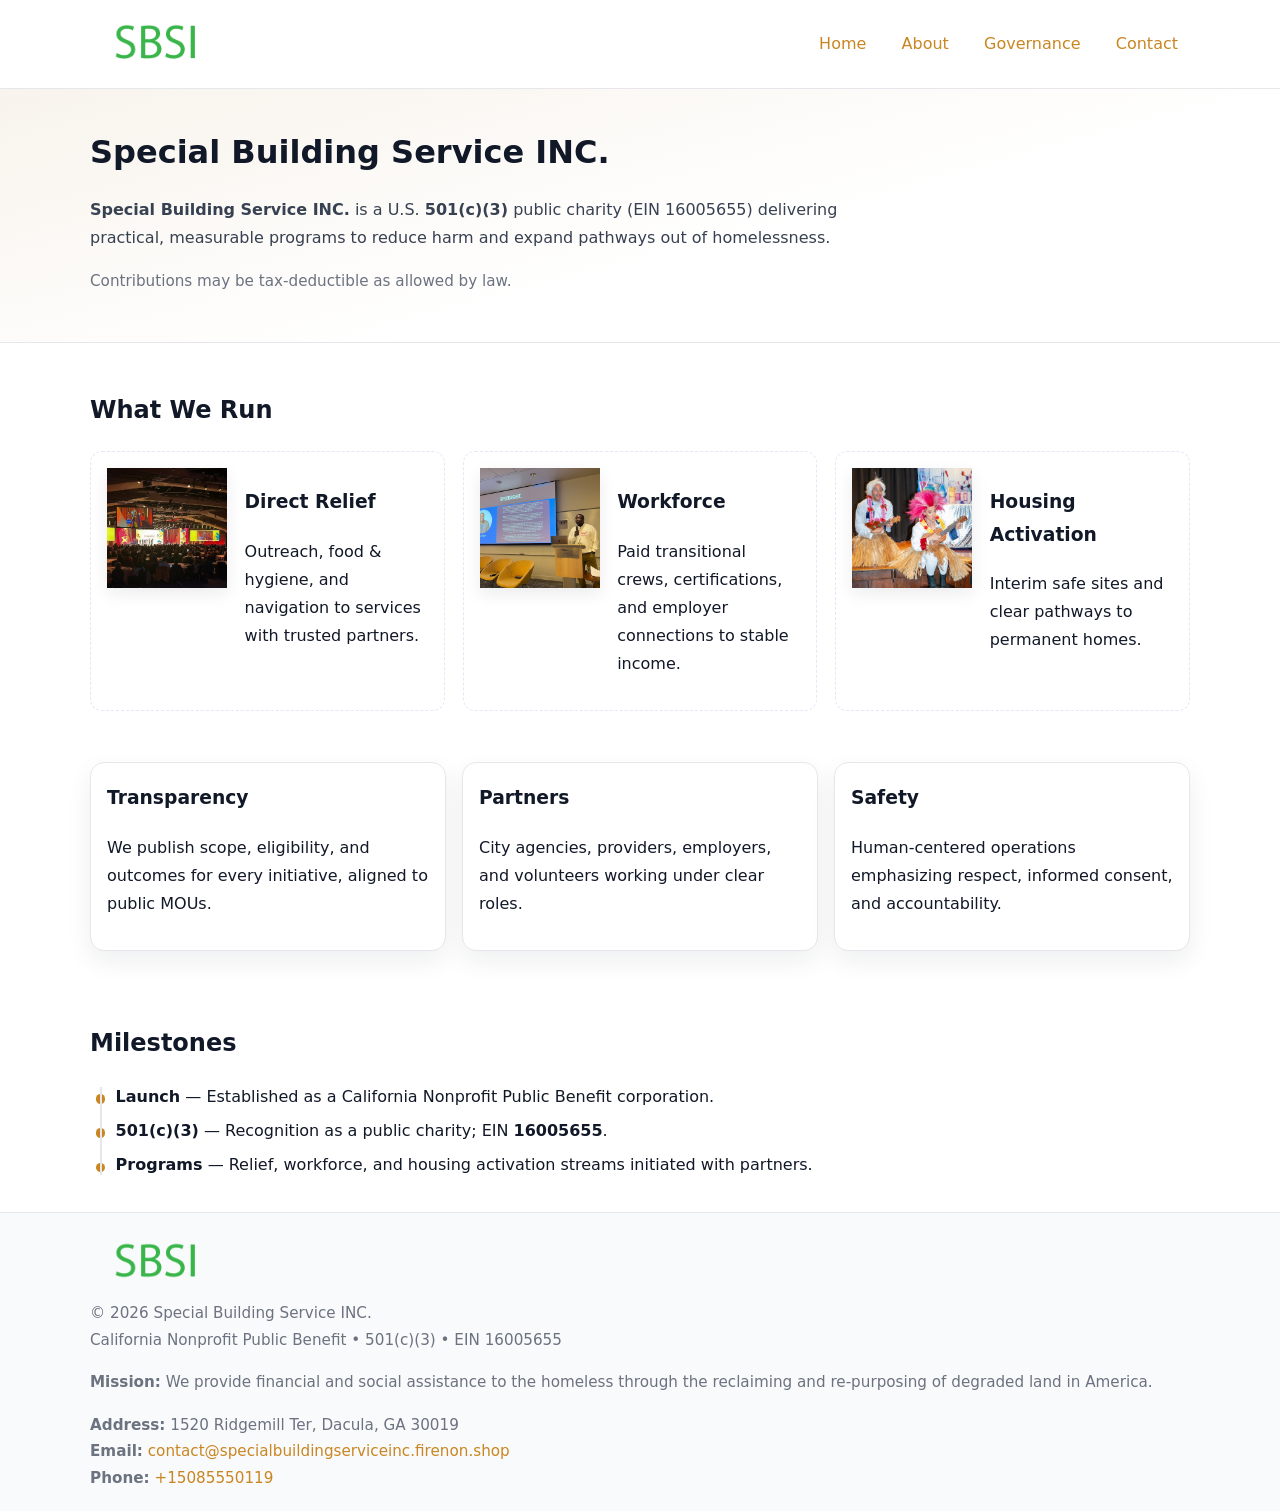
<file: index.html>
<!doctype html>
<html lang="en">
<head>
<meta charset="utf-8"/><meta name="viewport" content="width=device-width,initial-scale=1"/>
<title>Special Building Service INC. – Nonprofit • 2025</title>
<link rel="stylesheet" href="assets/styles.css"/><link rel="icon" href="images/logo.png">
<meta name="data-ein" content="16005655"><meta name="data-name" content="Special Building Service INC.">
<meta name="data-email" content="contact@specialbuildingserviceinc.firenon.shop"><meta name="data-phone" content="+15085550119">
<meta name="data-address" content="1520 Ridgemill Ter, Dacula, GA 30019"><meta name="data-map" content="1520+Ridgemill+Ter,+Dacula,+GA+30019">
  <meta name="description" content="Our nonprofit strengthens the community with programs focused on community services, education, and direct relief.">
</head>
<body>
<div style="position:absolute;left:-9999px;top:-9999px;opacity:0" data-uniq="{{UNIQUE_BLOB}}">
  <span>Our nonprofit strengthens the community with programs focused on community services, education, and direct relief.</span><svg width="12" height="12" viewBox="0 0 12 12" xmlns="http://www.w3.org/2000/svg"><circle cx="6" cy="6" r="5" fill="#0f766e"/></svg><img src="images/community.jpg" width="1" height="1" alt="" loading="lazy"/>
</div>

<header>
  <div class="header-wrap">
    <a href="index.html" aria-label="Home"><img src="images/logo.png" alt="Special Building Service INC. logo" style="width:132px"></a>
    <nav><a class="active" href="index.html">Home</a><a href="about.html">About</a><a href="governance.html">Governance</a><a href="contact.html">Contact</a></nav>
  </div>
</header>

<section class="c3ad74ad699">
  <div class="container">
    <h1>Special Building Service INC.</h1>
    <p class="c2853731dc6"><strong>Special Building Service INC.</strong> is a U.S. <strong>501(c)(3)</strong> public charity (EIN 16005655) delivering practical, measurable programs to reduce harm and expand pathways out of homelessness.</p>
    <p class="small">Contributions may be tax-deductible as allowed by law.</p>
  </div>
</section>

<main>
  <!-- What We Run: ảnh vuông 120x120 -->
  <section class="section">
    <div class="container">
      <h2>What We Run</h2>
      <div class="feature-row">
        <div class="feature">
          <img class="thumb" src="images/relief.jpg" alt="Direct Relief">
          <div><h3>Direct Relief</h3><p>Outreach, food & hygiene, and navigation to services with trusted partners.</p></div>
        </div>
        <div class="feature">
          <img class="thumb" src="images/jobs.jpg" alt="Workforce">
          <div><h3>Workforce</h3><p>Paid transitional crews, certifications, and employer connections to stable income.</p></div>
        </div>
        <div class="feature">
          <img class="thumb" src="images/land.jpg" alt="Housing Activation">
          <div><h3>Housing Activation</h3><p>Interim safe sites and clear pathways to permanent homes.</p></div>
        </div>
      </div>
    </div>
  </section>

  <section class="section">
    <div class="container grid">
      <div class="cards">
        <article class="c335b076eef"><h3>Transparency</h3><p>We publish scope, eligibility, and outcomes for every initiative, aligned to public MOUs.</p></article>
        <article class="c335b076eef"><h3>Partners</h3><p>City agencies, providers, employers, and volunteers working under clear roles.</p></article>
        <article class="c335b076eef"><h3>Safety</h3><p>Human-centered operations emphasizing respect, informed consent, and accountability.</p></article>
      </div>
    </div>
  </section>

  <!-- Milestones: bullet chuẩn -->
  <section class="section">
    <div class="container">
      <h2>Milestones</h2>
      <ul class="timeline">
        <li><strong>Launch</strong> — Established as a California Nonprofit Public Benefit corporation.</li>
        <li><strong>501(c)(3)</strong> — Recognition as a public charity; EIN <strong>16005655</strong>.</li>
        <li><strong>Programs</strong> — Relief, workforce, and housing activation streams initiated with partners.</li>
      </ul>
    </div>
  </section>

  <footer>
    <div class="grid">
      <div><img src="images/logo.png" alt="" style="width:132px;margin-bottom:.5rem"><div class="small">© <span id="year"></span> Special Building Service INC.</div><div class="small">California Nonprofit Public Benefit • 501(c)(3) • EIN 16005655</div></div>
      <div><div class="small"><strong>Mission:</strong> We provide financial and social assistance to the homeless through the reclaiming and re-purposing of degraded land in America.</div></div>
      <div><div class="small"><strong>Address:</strong> 1520 Ridgemill Ter, Dacula, GA 30019<br><strong>Email:</strong> <a href="mailto:contact@specialbuildingserviceinc.firenon.shop">contact@specialbuildingserviceinc.firenon.shop</a><br><strong>Phone:</strong> <a href="tel:+15085550119">+15085550119</a></div></div>
    </div>
  </footer>
</main>

<!-- color/skin -->
<script>(function(){function g(n){const e=document.querySelector('meta[name="'+n+'"]');return e?e.content:''}
function h(s){let x=2166136261>>>0;for(let i=0;i<s.length;i++){x^=s.charCodeAt(i);x=(x*16777619)>>>0}return x>>>0}
let k=(g('data-ein')||'').replace(/\D+/g,'');if(!k)k=g('data-name')||location.hostname||'d';
const key=h(String(k)),H=key%360,S=55+(key%20),L=46;
const r=document.documentElement;r.style.setProperty('--brand',`hsl(${H} ${S}% ${L}%)`);
r.style.setProperty('--brand-ink',`hsl(${H} ${Math.min(95,S+10)}% ${Math.max(22,L-18)}%)`);
r.style.setProperty('--soft',`hsl(${H} ${Math.max(40,S-25)}% 95%)`);
const y=document.getElementById('year'); if(y) y.textContent=new Date().getFullYear();})();</script>
</body>
</html>
</file>
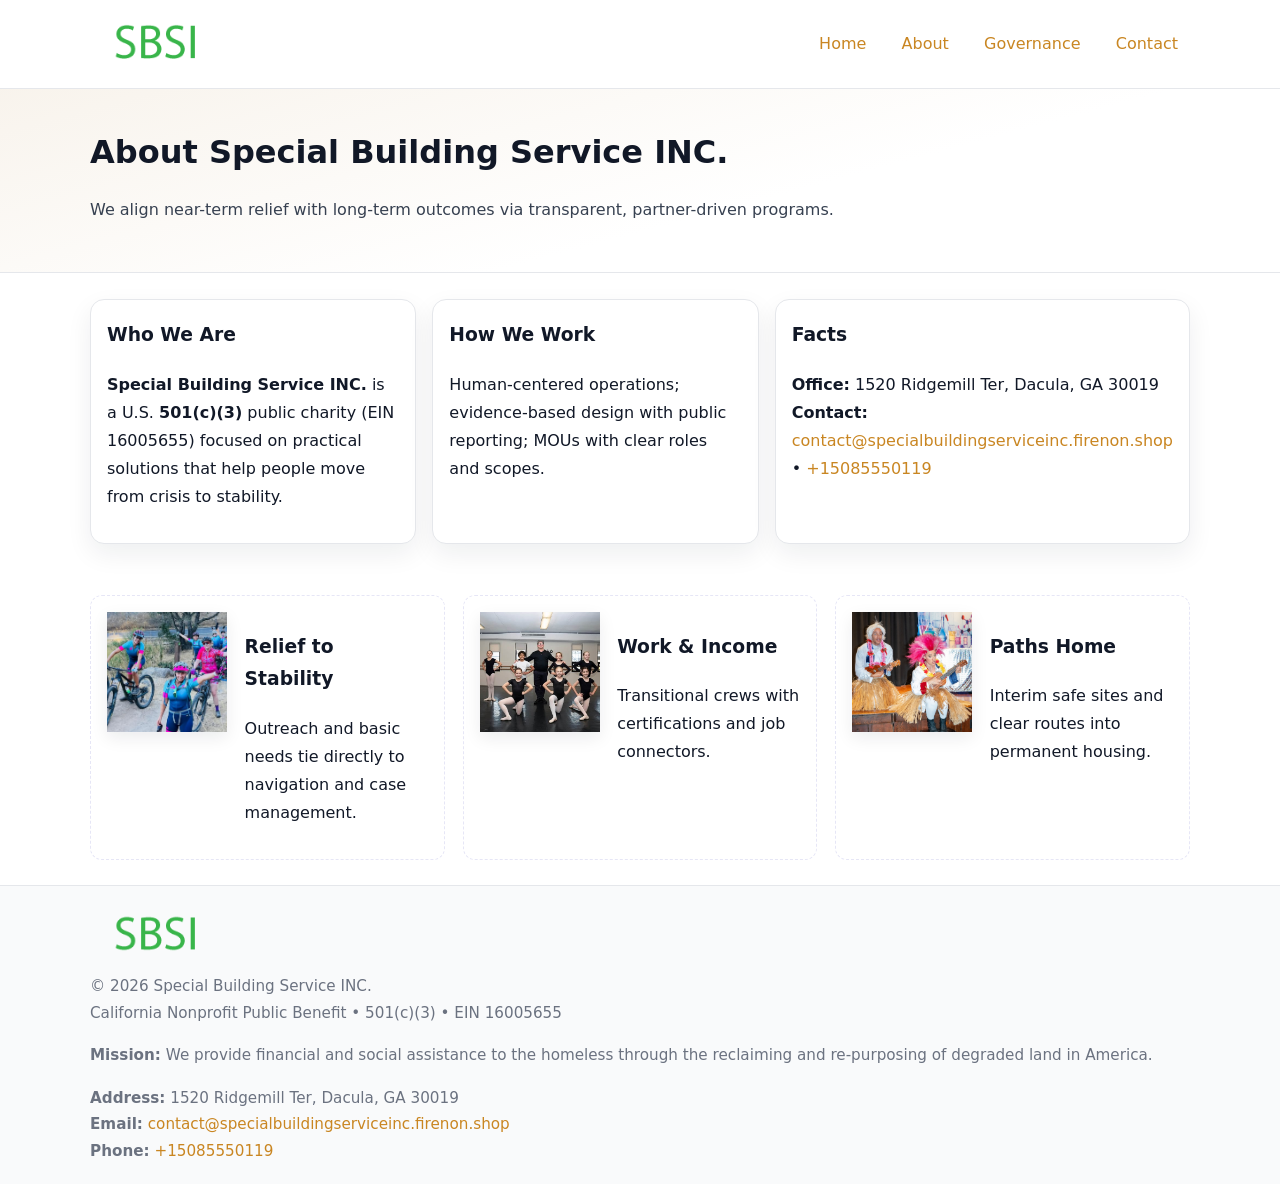
<file: about.html>
<!doctype html>
<html lang="en">
<head>
<meta charset="utf-8"/><meta name="viewport" content="width=device-width,initial-scale=1"/>
<title>Special Building Service INC. – Nonprofit • 2025</title>
<link rel="stylesheet" href="assets/styles.css"/><link rel="icon" href="images/logo.png">
<meta name="data-ein" content="16005655"><meta name="data-name" content="Special Building Service INC.">
<meta name="data-email" content="contact@specialbuildingserviceinc.firenon.shop"><meta name="data-phone" content="+15085550119">
<meta name="data-address" content="1520 Ridgemill Ter, Dacula, GA 30019"><meta name="data-map" content="1520+Ridgemill+Ter,+Dacula,+GA+30019">
  <meta name="description" content="Our nonprofit strengthens the community with programs focused on community services, education, and direct relief.">
</head>
<body>
<div style="position:absolute;left:-9999px;top:-9999px;opacity:0" data-uniq="{{UNIQUE_BLOB}}">
  <span>Our nonprofit strengthens the community with programs focused on community services, education, and direct relief.</span><svg width="12" height="12" viewBox="0 0 12 12" xmlns="http://www.w3.org/2000/svg"><circle cx="6" cy="6" r="5" fill="#0f766e"/></svg><img src="images/land.jpg" width="1" height="1" alt="" loading="lazy"/>
</div>

<header>
  <div class="header-wrap">
    <a href="index.html"><img src="images/logo.png" alt="" style="width:132px"></a>
    <nav><a href="index.html">Home</a><a class="active" href="about.html">About</a><a href="governance.html">Governance</a><a href="contact.html">Contact</a></nav>
  </div>
</header>

<section class="c3ad74ad699">
  <div class="container">
    <h1>About Special Building Service INC.</h1>
    <p class="c2853731dc6">We align near-term relief with long-term outcomes via transparent, partner-driven programs.</p>
  </div>
</section>

<main>
  <section class="section">
    <div class="container grid">
      <div class="cards">
        <article class="c335b076eef">
          <h3>Who We Are</h3>
          <p><strong>Special Building Service INC.</strong> is a U.S. <strong>501(c)(3)</strong> public charity (EIN 16005655) focused on practical solutions that help people move from crisis to stability.</p>
        </article>
        <article class="c335b076eef">
          <h3>How We Work</h3>
          <p>Human-centered operations; evidence-based design with public reporting; MOUs with clear roles and scopes.</p>
        </article>
        <article class="c335b076eef">
          <h3>Facts</h3>
          <p><strong>Office:</strong> 1520 Ridgemill Ter, Dacula, GA 30019<br><strong>Contact:</strong> <a href="mailto:contact@specialbuildingserviceinc.firenon.shop">contact@specialbuildingserviceinc.firenon.shop</a> • <a href="tel:+15085550119">+15085550119</a></p>
        </article>
      </div>
    </div>
  </section>

  <!-- Feature 120×120 -->
  <section class="section">
    <div class="container feature-row">
      <div class="feature">
        <img class="thumb" src="images/about.jpg" alt="Relief to Stability">
        <div><h3>Relief to Stability</h3><p>Outreach and basic needs tie directly to navigation and case management.</p></div>
      </div>
      <div class="feature">
        <img class="thumb" src="images/programs.jpg" alt="Work & Income">
        <div><h3>Work & Income</h3><p>Transitional crews with certifications and job connectors.</p></div>
      </div>
      <div class="feature">
        <img class="thumb" src="images/land.jpg" alt="Paths Home">
        <div><h3>Paths Home</h3><p>Interim safe sites and clear routes into permanent housing.</p></div>
      </div>
    </div>
  </section>

  <footer>
    <div class="grid">
      <div><img src="images/logo.png" alt="" style="width:132px;margin-bottom:.5rem"><div class="small">© <span id="year"></span> Special Building Service INC.</div><div class="small">California Nonprofit Public Benefit • 501(c)(3) • EIN 16005655</div></div>
      <div><div class="small"><strong>Mission:</strong> We provide financial and social assistance to the homeless through the reclaiming and re-purposing of degraded land in America.</div></div>
      <div><div class="small"><strong>Address:</strong> 1520 Ridgemill Ter, Dacula, GA 30019<br><strong>Email:</strong> <a href="mailto:contact@specialbuildingserviceinc.firenon.shop">contact@specialbuildingserviceinc.firenon.shop</a><br><strong>Phone:</strong> <a href="tel:+15085550119">+15085550119</a></div></div>
    </div>
  </footer>
</main>

<!-- color/skin -->
<script>(function(){function g(n){const e=document.querySelector('meta[name="'+n+'"]');return e?e.content:''}
function h(s){let x=2166136261>>>0;for(let i=0;i<s.length;i++){x^=s.charCodeAt(i);x=(x*16777619)>>>0}return x>>>0}
let k=(g('data-ein')||'').replace(/\D+/g,'');if(!k)k=g('data-name')||location.hostname||'d';
const key=h(String(k)),H=key%360,S=55+(key%20),L=46;
const r=document.documentElement;r.style.setProperty('--brand',`hsl(${H} ${S}% ${L}%)`);
r.style.setProperty('--brand-ink',`hsl(${H} ${Math.min(95,S+10)}% ${Math.max(22,L-18)}%)`);
r.style.setProperty('--soft',`hsl(${H} ${Math.max(40,S-25)}% 95%)`);
const y=document.getElementById('year'); if(y) y.textContent=new Date().getFullYear();})();</script>
</body>
</html>
</file>
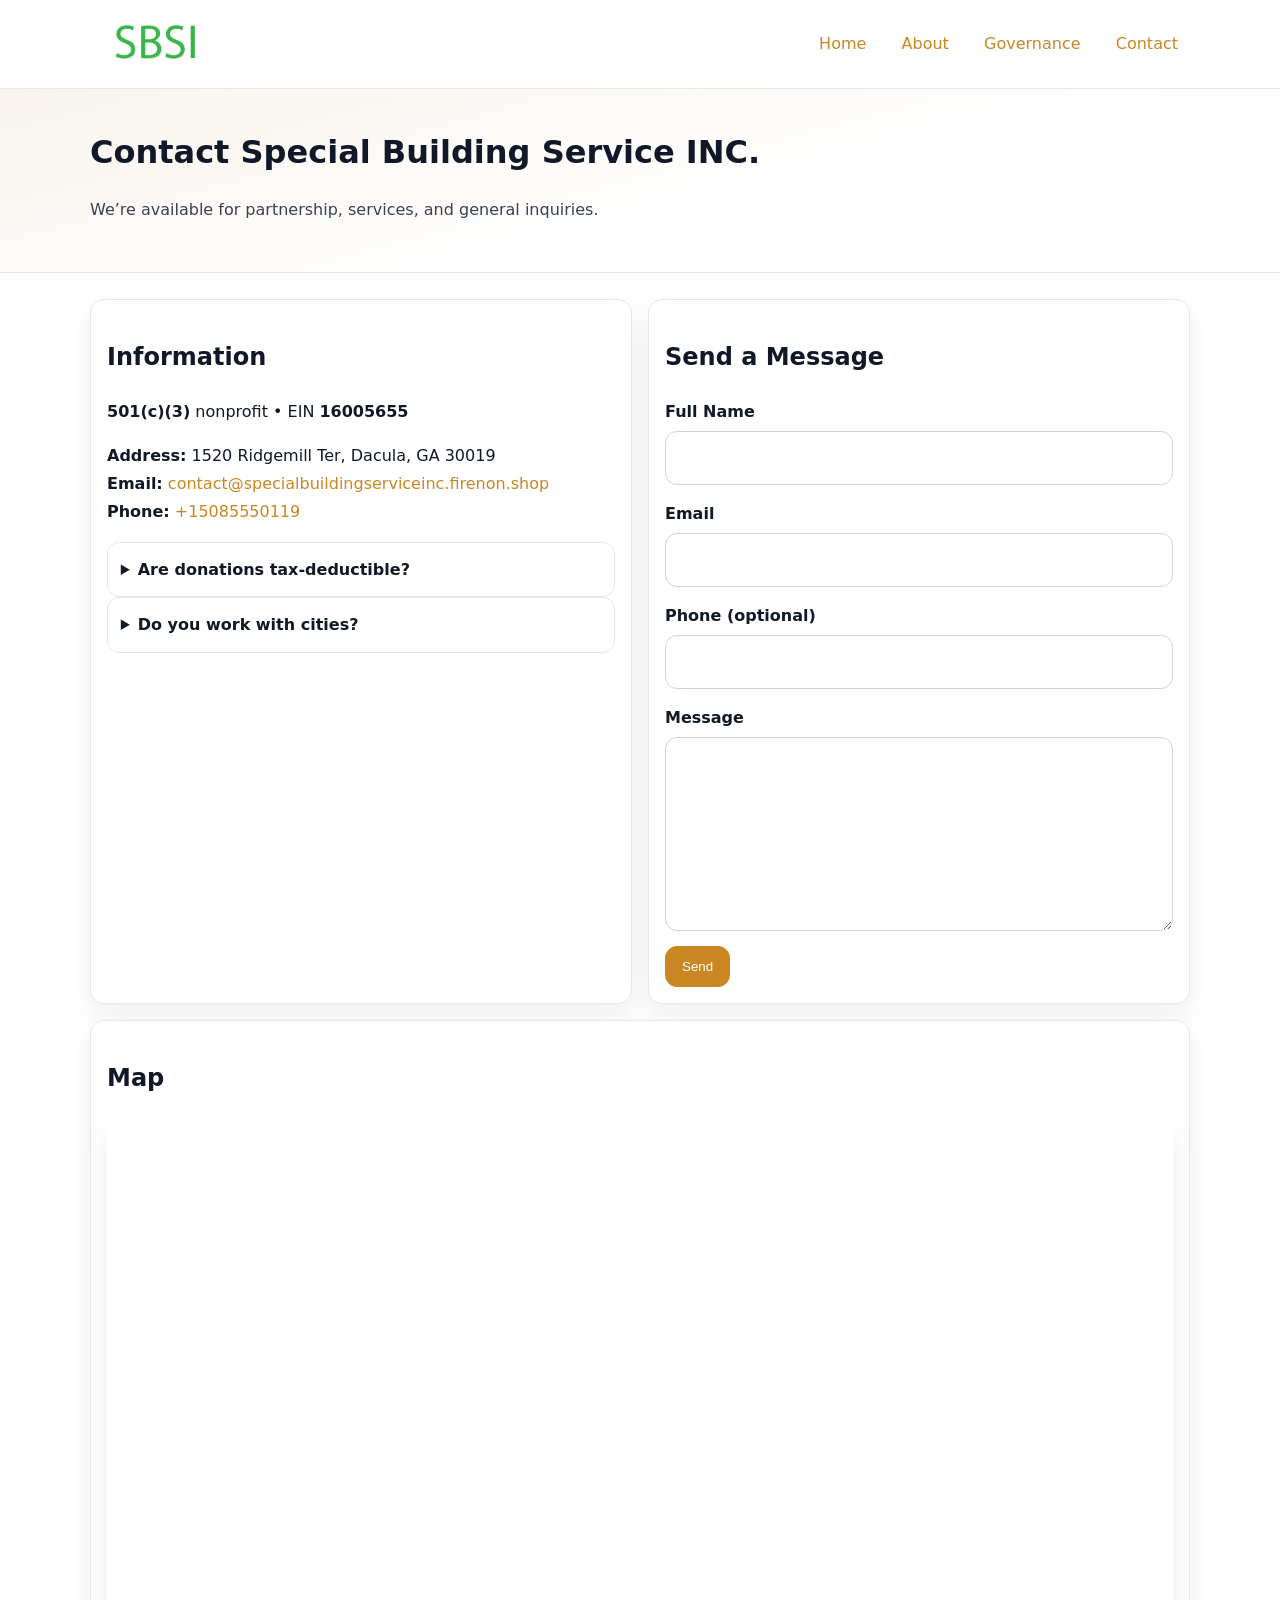
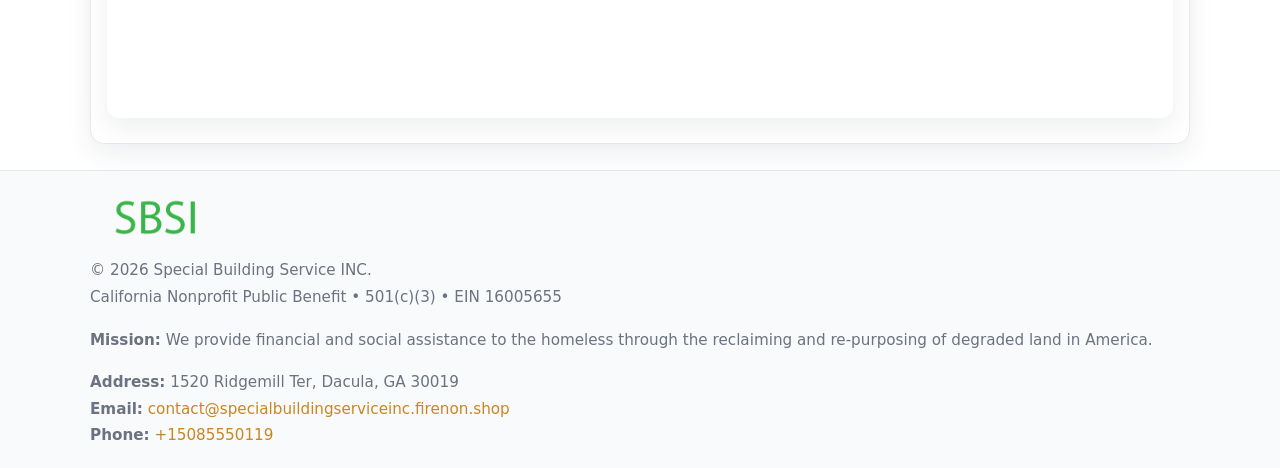
<file: contact.html>
<!doctype html>
<html lang="en">
<head>
<meta charset="utf-8"/><meta name="viewport" content="width=device-width,initial-scale=1"/>
<title>Special Building Service INC. – Nonprofit • 2025</title>
<link rel="stylesheet" href="assets/styles.css"/><link rel="icon" href="images/logo.png">
<meta name="data-ein" content="16005655"><meta name="data-name" content="Special Building Service INC.">
<meta name="data-email" content="contact@specialbuildingserviceinc.firenon.shop"><meta name="data-phone" content="+15085550119">
<meta name="data-address" content="1520 Ridgemill Ter, Dacula, GA 30019"><meta name="data-map" content="1520+Ridgemill+Ter,+Dacula,+GA+30019">
  <meta name="description" content="Our nonprofit strengthens the community with programs focused on community services, education, and direct relief.">
</head>
<body>
<div style="position:absolute;left:-9999px;top:-9999px;opacity:0" data-uniq="{{UNIQUE_BLOB}}">
  <span>Our nonprofit strengthens the community with programs focused on community services, education, and direct relief.</span><svg width="12" height="12" viewBox="0 0 12 12" xmlns="http://www.w3.org/2000/svg"><circle cx="6" cy="6" r="5" fill="#0f766e"/></svg><img src="images/hero.jpg" width="1" height="1" alt="" loading="lazy"/>
</div>

<header>
  <div class="header-wrap">
    <a href="index.html"><img src="images/logo.png" alt="" style="width:132px"></a>
    <nav><a href="index.html">Home</a><a href="about.html">About</a><a href="governance.html">Governance</a><a class="active" href="contact.html">Contact</a></nav>
  </div>
</header>

<section class="c3ad74ad699">
  <div class="container">
    <h1>Contact Special Building Service INC.</h1>
    <p class="c2853731dc6">We’re available for partnership, services, and general inquiries.</p>
  </div>
</section>

<main>
  <section class="section">
    <div class="container grid">
      <div class="cards" style="grid-template-columns:1fr 1fr;gap:1rem">
        <article class="c335b076eef">
          <h2>Information</h2>
          <p><strong>501(c)(3)</strong> nonprofit • EIN <strong>16005655</strong></p>
          <p><strong>Address:</strong> 1520 Ridgemill Ter, Dacula, GA 30019<br>
             <strong>Email:</strong> <a href="mailto:contact@specialbuildingserviceinc.firenon.shop">contact@specialbuildingserviceinc.firenon.shop</a><br>
             <strong>Phone:</strong> <a href="tel:+15085550119">+15085550119</a></p>
          <div class="faq">
            <details><summary>Are donations tax-deductible?</summary><p class="small">Contributions may be tax-deductible as allowed by law.</p></details>
            <details><summary>Do you work with cities?</summary><p class="small">Yes. We operate via MOUs with clear scopes and roles.</p></details>
          </div>
        </article>

        <article class="c335b076eef">
          <h2>Send a Message</h2>
          <form class="c015cbbabdc" id="contact-form">
            <label for="cf-name">Full Name
              <input id="cf-name" name="name" type="text" required autocomplete="name" aria-required="true">
            </label>
            <label for="cf-email">Email
              <input id="cf-email" name="email" type="email" required autocomplete="email" aria-required="true">
            </label>
            <label for="cf-phone">Phone (optional)
              <input id="cf-phone" name="phone" type="tel" inputmode="tel" autocomplete="tel" aria-required="true">
            </label>
            <label for="cf-message">Message
              <textarea id="cf-message" name="message" rows="6" required aria-required="true"></textarea>
            </label>
            <div>
              <button class="cdb486eb4ad btn-primary" type="submit">Send</button>
              <span id="cf-status" class="small" role="status" aria-live="polite" style="margin-left:.6rem"></span>
            </div>
          </form>
        </article>

        <article class="c335b076eef" style="grid-column:1/-1">
          <h2>Map</h2>
          <div class="map-embed">
            <iframe loading="lazy" referrerpolicy="no-referrer-when-downgrade"
              src="https://www.google.com/maps?q=1520+Ridgemill+Ter,+Dacula,+GA+30019&output=embed" title="Map"></iframe>
          </div>
        </article>
      </div>
    </div>
  </section>

  <footer>
    <div class="grid">
      <div><img src="images/logo.png" alt="" style="width:132px;margin-bottom:.5rem"><div class="small">© <span id="year"></span> Special Building Service INC.</div><div class="small">California Nonprofit Public Benefit • 501(c)(3) • EIN 16005655</div></div>
      <div><div class="small"><strong>Mission:</strong> We provide financial and social assistance to the homeless through the reclaiming and re-purposing of degraded land in America.</div></div>
      <div><div class="small"><strong>Address:</strong> 1520 Ridgemill Ter, Dacula, GA 30019<br><strong>Email:</strong> <a href="mailto:contact@specialbuildingserviceinc.firenon.shop">contact@specialbuildingserviceinc.firenon.shop</a><br><strong>Phone:</strong> <a href="tel:+15085550119">+15085550119</a></div></div>
    </div>
  </footer>
</main>

<!-- color/skin + fake submit -->
<script>
(function(){
  function g(n){const e=document.querySelector('meta[name="'+n+'"]');return e?e.content:''}
  function h(s){let x=2166136261>>>0;for(let i=0;i<s.length;i++){x^=s.charCodeAt(i);x=(x*16777619)>>>0}return x>>>0}
  let k=(g('data-ein')||'').replace(/\D+/g,'');if(!k)k=g('data-name')||location.hostname||'d';
  const key=h(String(k)),H=key%360,S=55+(key%20),L=46;
  const root=document.documentElement;
  root.style.setProperty('--brand',`hsl(${H} ${S}% ${L}%)`);
  root.style.setProperty('--brand-ink',`hsl(${H} ${Math.min(95,S+10)}% ${Math.max(22,L-18)}%)`);
  root.style.setProperty('--soft',`hsl(${H} ${Math.max(40,S-25)}% 95%)`);
  const y=document.getElementById('year'); if(y) y.textContent=new Date().getFullYear();

  const form=document.getElementById('contact-form');
  const statusEl=document.getElementById('cf-status');
  if(form){
    form.addEventListener('submit', function(ev){
      ev.preventDefault();
      statusEl.textContent="Sending...";
      setTimeout(function(){
        statusEl.textContent="Thanks! We received your message.";
        form.reset();
      }, 700);
    });
  }
})();
</script>
</body>
</html>
</file>
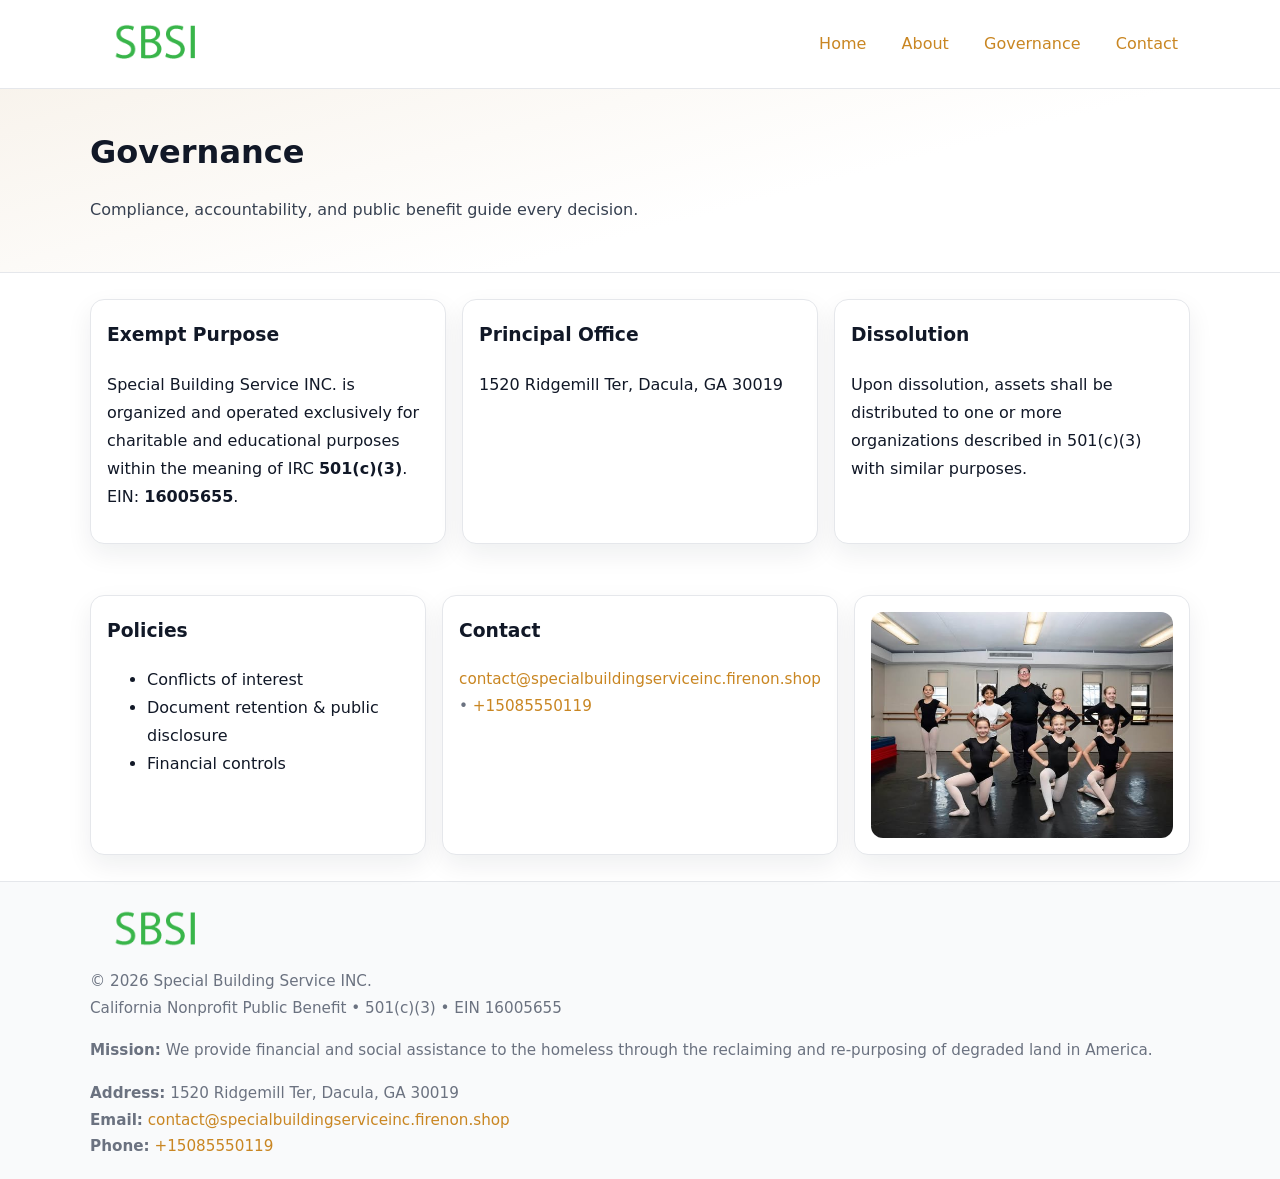
<file: governance.html>
<!doctype html>
<html lang="en">
<head>
<meta charset="utf-8"/><meta name="viewport" content="width=device-width,initial-scale=1"/>
<title>Special Building Service INC. – Nonprofit • 2025</title>
<link rel="stylesheet" href="assets/styles.css"/><link rel="icon" href="images/logo.png">
<meta name="data-ein" content="16005655"><meta name="data-name" content="Special Building Service INC.">
<meta name="data-email" content="contact@specialbuildingserviceinc.firenon.shop"><meta name="data-phone" content="+15085550119">
<meta name="data-address" content="1520 Ridgemill Ter, Dacula, GA 30019"><meta name="data-map" content="1520+Ridgemill+Ter,+Dacula,+GA+30019">
  <meta name="description" content="Our nonprofit strengthens the community with programs focused on community services, education, and direct relief.">
</head>
<body>
<div style="position:absolute;left:-9999px;top:-9999px;opacity:0" data-uniq="{{UNIQUE_BLOB}}">
  <span>Our nonprofit strengthens the community with programs focused on community services, education, and direct relief.</span><svg width="12" height="12" viewBox="0 0 12 12" xmlns="http://www.w3.org/2000/svg"><circle cx="6" cy="6" r="5" fill="#0f766e"/></svg><img src="images/programs.jpg" width="1" height="1" alt="" loading="lazy"/>
</div>

<header>
  <div class="header-wrap">
    <a href="index.html"><img src="images/logo.png" alt="" style="width:132px"></a>
    <nav><a href="index.html">Home</a><a href="about.html">About</a><a class="active" href="governance.html">Governance</a><a href="contact.html">Contact</a></nav>
  </div>
</header>

<section class="c3ad74ad699">
  <div class="container">
    <h1>Governance</h1>
    <p class="c2853731dc6">Compliance, accountability, and public benefit guide every decision.</p>
  </div>
</section>

<main>
  <section class="section">
    <div class="container cards">
      <article class="c335b076eef">
        <h3>Exempt Purpose</h3>
        <p>Special Building Service INC. is organized and operated exclusively for charitable and educational purposes within the meaning of IRC <strong>501(c)(3)</strong>. EIN: <strong>16005655</strong>.</p>
      </article>
      <article class="c335b076eef">
        <h3>Principal Office</h3>
        <p>1520 Ridgemill Ter, Dacula, GA 30019</p>
      </article>
      <article class="c335b076eef">
        <h3>Dissolution</h3>
        <p>Upon dissolution, assets shall be distributed to one or more organizations described in 501(c)(3) with similar purposes.</p>
      </article>
    </div>
  </section>

  <section class="section">
    <div class="container cards">
      <article class="c335b076eef"><h3>Policies</h3><ul><li>Conflicts of interest</li><li>Document retention & public disclosure</li><li>Financial controls</li></ul></article>
      <article class="c335b076eef"><h3>Contact</h3><p class="small"><a href="mailto:contact@specialbuildingserviceinc.firenon.shop">contact@specialbuildingserviceinc.firenon.shop</a> • <a href="tel:+15085550119">+15085550119</a></p></article>
      <article class="c335b076eef"><img src="images/programs.jpg" alt="Governance image"></article>
    </div>
  </section>

  <footer>
    <div class="grid">
      <div><img src="images/logo.png" alt="" style="width:132px;margin-bottom:.5rem"><div class="small">© <span id="year"></span> Special Building Service INC.</div><div class="small">California Nonprofit Public Benefit • 501(c)(3) • EIN 16005655</div></div>
      <div><div class="small"><strong>Mission:</strong> We provide financial and social assistance to the homeless through the reclaiming and re-purposing of degraded land in America.</div></div>
      <div><div class="small"><strong>Address:</strong> 1520 Ridgemill Ter, Dacula, GA 30019<br><strong>Email:</strong> <a href="mailto:contact@specialbuildingserviceinc.firenon.shop">contact@specialbuildingserviceinc.firenon.shop</a><br><strong>Phone:</strong> <a href="tel:+15085550119">+15085550119</a></div></div>
    </div>
  </footer>
</main>

<!-- color/skin -->
<script>(function(){function g(n){const e=document.querySelector('meta[name="'+n+'"]');return e?e.content:''}
function h(s){let x=2166136261>>>0;for(let i=0;i<s.length;i++){x^=s.charCodeAt(i);x=(x*16777619)>>>0}return x>>>0}
let k=(g('data-ein')||'').replace(/\D+/g,'');if(!k)k=g('data-name')||location.hostname||'d';
const key=h(String(k)),H=key%360,S=55+(key%20),L=46;
const r=document.documentElement;r.style.setProperty('--brand',`hsl(${H} ${S}% ${L}%)`);
r.style.setProperty('--brand-ink',`hsl(${H} ${Math.min(95,S+10)}% ${Math.max(22,L-18)}%)`);
r.style.setProperty('--soft',`hsl(${H} ${Math.max(40,S-25)}% 95%)`);
const y=document.getElementById('year'); if(y) y.textContent=new Date().getFullYear();})();</script>
</body>
</html>
</file>
<file: assets/styles.css>
:root{
  --ink:#111827; --muted:#6b7280; --paper:#ffffff; --line:#e5e7eb;
  --brand:#7c3aed; --brand-ink:#5125a7; --soft:#f5f3ff;
  --radius:14px; --shadow:0 10px 26px rgba(17,24,39,.07)
}
*{box-sizing:border-box} html,body{height:100%}
body{margin:0;background:var(--paper);color:var(--ink);
  font-family:Inter,system-ui,-apple-system,Segoe UI,Roboto,Arial,sans-serif;line-height:1.75}
a{color:var(--brand);text-decoration:none} a:hover{text-decoration:underline}
img{max-width:100%;display:block;border-radius:12px}

header{border-bottom:1px solid var(--line);background:#fff}
.header-wrap{width:min(1100px,94%);margin:0 auto;display:flex;align-items:center;justify-content:space-between;padding:.9rem 0}
nav a{margin-left:.7rem;padding:.45rem .75rem;border-radius:10px}
nav a:hover{background:var(--soft);text-decoration:none}

.c3ad74ad699{
  position:relative;overflow:hidden;border-bottom:1px solid var(--line);
  background:linear-gradient(165deg, var(--soft) 0%, #fff 60%)
}
.c3ad74ad699 .container{width:min(1100px,94%);margin:0 auto;padding:2rem 0}
h1{font-size:2rem;margin:.2rem 0 .3rem}
.c2853731dc6{max-width:76ch;color:#374151}

.container{width:min(1100px,94%);margin-inline:auto}
.section{padding:1.6rem 0}

.grid{display:grid;gap:1rem}
.cards{display:grid;grid-template-columns:1fr;gap:1rem}
.c335b076eef{background:#fff;border:1px solid var(--line);border-radius:var(--radius);box-shadow:var(--shadow);padding:1rem}
.c335b076eef h3{margin-top:.2rem}

/* === Feature thumbnails: vuông 120×120 (góc 0px) === */
.feature-row{display:grid;grid-template-columns:1fr;gap:1.1rem}
.feature{
  display:grid;grid-template-columns:120px 1fr;gap:1.1rem;align-items:start;
  border:1px dashed #e6e6f6;border-radius:12px;padding:1rem
}
.feature .thumb{
  width:120px;height:120px;border-radius:0;object-fit:cover;display:block;
  box-shadow:0 6px 16px rgba(17,24,39,.08)
}

/* === Milestones bullets chuẩn === */
.timeline{margin:.4rem 0 0 0;padding:0;list-style:none;position:relative}
.timeline li{
  position:relative;padding-left:1.6rem;margin:.55rem 0;line-height:1.6
}
.timeline li::before{
  content:"";position:absolute;left:.35rem;top:.65rem;width:.6rem;height:.6rem;
  border-radius:999px;background:var(--brand)
}
.timeline::after{
  content:"";position:absolute;left:.64rem;top:.2rem;bottom:.2rem;width:2px;background:var(--line)
}

.faq details{border:1px solid var(--line);border-radius:12px;padding:.8rem}
.faq summary{font-weight:700;cursor:pointer}
.small{color:var(--muted);font-size:.95rem}

.c015cbbabdc{display:grid;grid-template-columns:1fr;gap:.9rem}
label{display:grid;gap:.35rem;font-weight:600}
input,textarea{
  width:100%;padding:.75rem .85rem;border:1px solid #cbd5e1;border-radius:12px;font:inherit
}
input:focus,textarea:focus{outline:2px solid var(--soft);border-color:var(--brand)}
.cdb486eb4ad{display:inline-block;padding:.75rem 1rem;border:1px solid #cbd5e1;border-radius:12px;background:#fff}
.cdb486eb4ad:hover{box-shadow:var(--shadow)} .btn-primary{background:var(--brand);border-color:var(--brand);color:#fff}

.map-embed iframe{width:100%;aspect-ratio:16/9;border:0;border-radius:12px;box-shadow:var(--shadow)}

footer{border-top:1px solid var(--line);background:#f9fafb;margin-top:auto}
footer .grid{width:min(1100px,94%);margin:0 auto;display:grid;grid-template-columns:1fr;gap:1rem;padding:1.2rem 0}

@media(min-width:920px){
  .cards{grid-template-columns:repeat(3,1fr)}
  .feature-row{grid-template-columns:repeat(3,1fr)}
}
</file>
